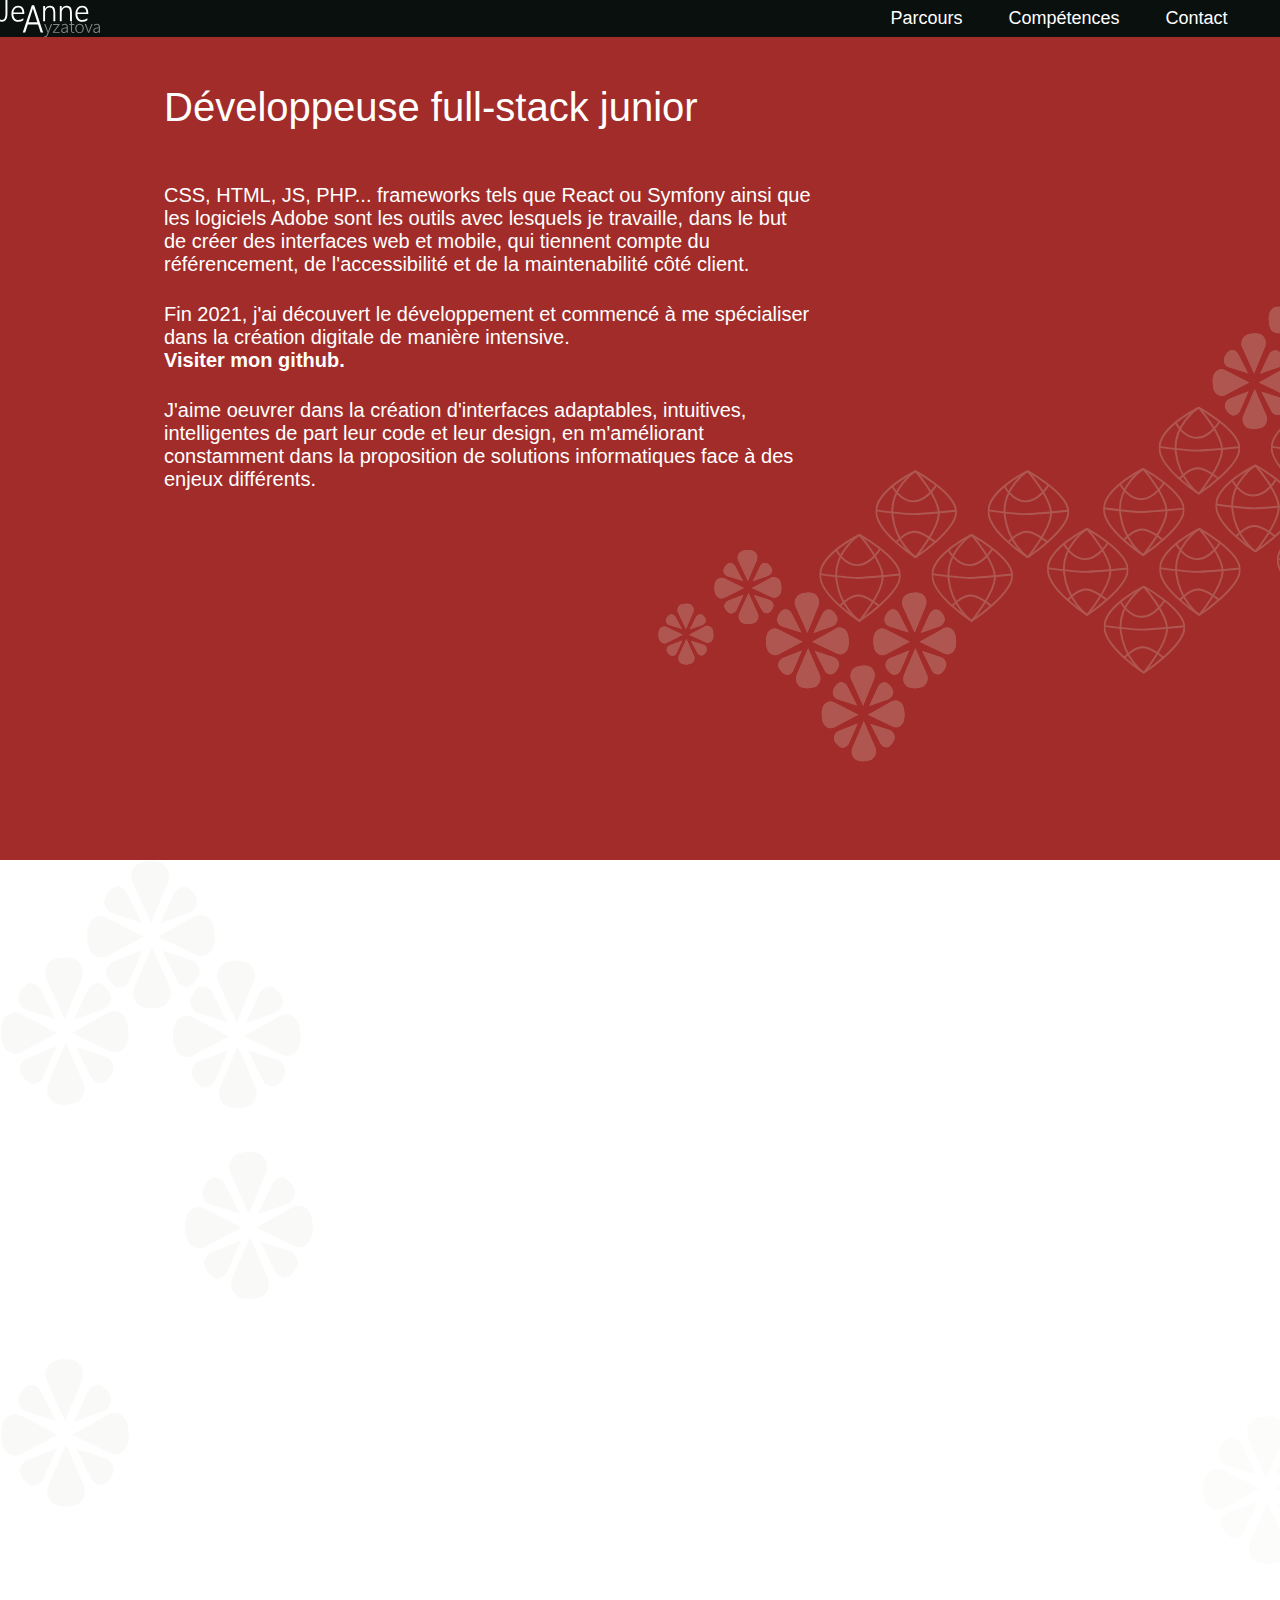
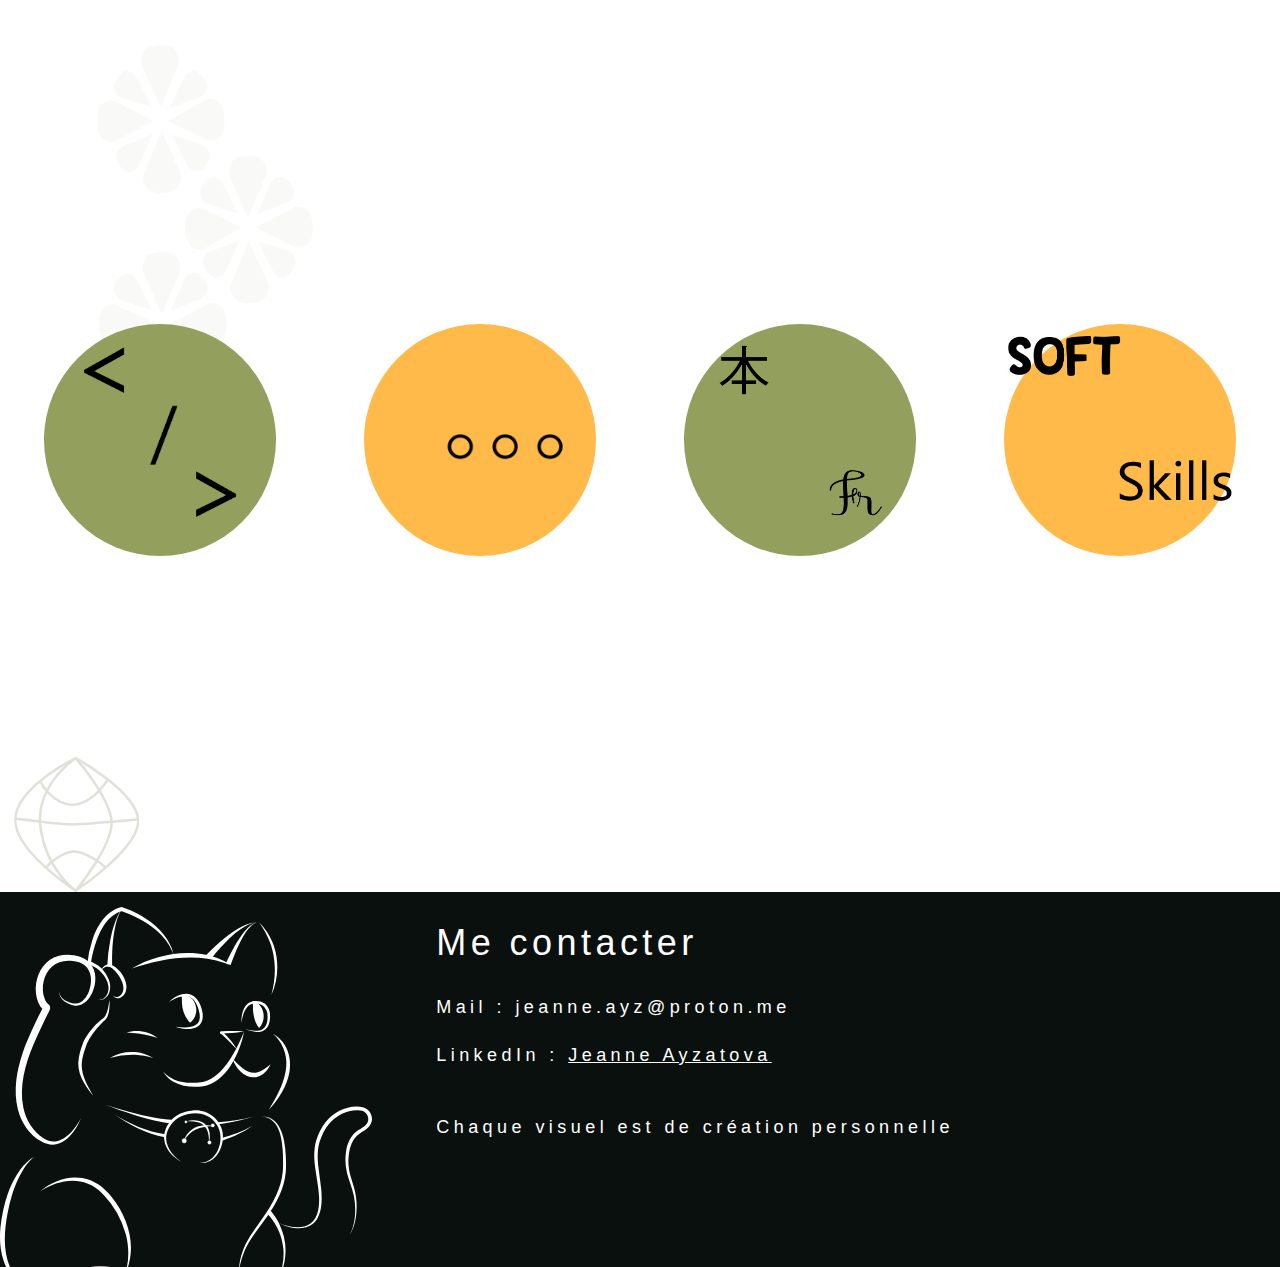
<file: index.html>
<!DOCTYPE html>
<html lang="fr">

<head>
    <meta charset="UTF-8">
    <meta http-equiv="X-UA-Compatible" content="IE=edge">
    <meta name="viewport" content="width=device-width, initial-scale=1.0">
    <link rel="stylesheet" href="multimedia-CV/Chore/stylesCV.css">
    <link rel="icon" type="image/x-icon" href="multimedia-CV/favicon-J.png" width="1000%">
    <title>Jeanne Ayzatova</title>
</head>

<body>
    <header>
        <nav class="navbar">
            <!-- LOGO -->
            <img id="logo" src="multimedia-CV/logo-jeanne.svg" alt="logo-Jeanne-Ayzatova">
            <!-- NAVIGATION MENU -->
            <ul class="nav-links">
                <!-- USING CHECKBOX HACK -->
                <input type="checkbox" id="checkbox_toggle" onclick="rollUp()" />
                <label for="checkbox_toggle" class="hamburger">&#9776;</label>
                <!-- NAVIGATION MENUS -->
                <div class="menu">
                    <li><a href="#part2">Parcours</a></li>
                    <li><a href="#skills">Compétences</a></li>
                    <li><a href="#footer">Contact</a></li>
                    </li>
                </div>
            </ul>
        </nav>
        <section id="part1">
            <h1>Développeuse full-stack junior </h1>
            <p>CSS, HTML, JS, PHP... frameworks tels que React ou Symfony ainsi que les logiciels Adobe sont les outils
                avec lesquels je travaille, dans le but de créer des interfaces web et mobile, qui tiennent compte
                du référencement, de l'accessibilité et de la maintenabilité côté client. </p>
            <p>Fin 2021, j'ai découvert le développement et commencé à me spécialiser dans la création digitale de
                manière intensive.<br><b><a href="https://github.com/JannaAyz" target="_blank" style="user-select: pointer;">Visiter mon github.</a></b></p> 
            <p>J'aime oeuvrer dans la création d'interfaces adaptables, intuitives, intelligentes de part leur code et
                leur design, en m'améliorant constamment dans la proposition de solutions informatiques face à des
                enjeux différents. </p>
        </section>
    </header>
    <!-- fleurs ici -->
    <div id="flowersBckg">
        <section id="part2">
            <div id="book">
                <div id="visible">
                    <h2>Etudes et formations</h2>
                    <h3 class="descriptionCV1 delay1">Développement Web et Mobile, Konexio, Paris</h3>
                    <p class="descriptionCV2 delay2">Novembre 2022 - Présent・4 mois<br>
                        Equivalent BAC+2.<br>
                        Création et intégration front et back end de sites et interfaces
                        statiques et dynamiques. Référencement, accessibilité.
                    </p>
                    <h3 class="descriptionCV3 delay3">Formation Webdesigner, La Manu, Versailles</h3>
                    <p class="descriptionCV4 delay4">Février 2022 - Mai 2022・4 mois<br>
                        Diplôme BAC+2 obtenue obtenu. Stage en entreprise inclus.
                        Conception UX et UI, intégration code et CMS, suite Adobe.</p>
                    <h3 class="descriptionCV5 delay5">Master 2 Etudes Japonaises, Paris Diderot</h3>
                    <p class="descriptionCV6 delay6">2015 - 2020・5 ans<br>
                        Etude de la langue et de la société japonaise. Parcours
                        professionnalisant dont une année d'échange à <em>Tokyo University of
                        Foreign Studies</em> : études linguistiques, sociétales, historiques et
                        cours d'interprétation anglais-japonais.
                    </p>
                    <h3 class="descriptionCV7 delay7">Diplôme des Métiers d'Arts, ENSAAMA, Paris</h3>
                    <p class="descriptionCV8 delay8">2012 - 2015・3 ans<br>
                        Décoration de surfaces option "laque", avec stage d'un mois dans
                        un atelier au Japon, pour apprendre la laque japonaise - <em>urushi</em>.
                    </p>
                </div>
                <div id="visible2">
                    <h2>Expériences professionnelles</h2>
                    <h3 class="descriptionCV1 delay1">Cours de langues et travail dans l'événementiel, Paris</h3>
                    <p class="descriptionCV2 delay2">Juillet 2020 - Février 2022・1 an 8 mois<br>
                        Soutien scolaire en japonais, russe, français pour des particuliers.
                        Interprétation auprès des membres des délégations en anglais et
                        russe, pour l'agence <em>Uliss</em>.
                    </p>
                    <h3 class="descriptionCV3 delay3">Assistante de direction trilingue, Kubota Europe, Argenteuil</h3>
                    <p class="descriptionCV4 delay4">Janvier 2019 - Août 2020 ・7 mois <br>
                        Japonais, Anglais, Français oral et écrit. Assistante du président,
                        communication interne, agenda. Accompagnement administratif
                        des expatriés (80 personnes).
                    </p>
                    <h3 class="descriptionCV5 delay5">Staff dans l'événementiel, Pacific Service & YSC STAFF, Tokyo</h3>
                    <p class="descriptionCV6 delay6">Eté 2019・2,5 mois<br>
                        Vente dans la restauration, préparation d'événements en plein air,
                        services lors de cérémonies, pratique des "coutumes
                        professionnelles" japonaises, adaptation aux cadres variés.</p>
                    <h3 class="descriptionCV7 delay7">Interprète, Maison France-Tatarstan (région russe), Paris</h3>
                    <p class="descriptionCV8 delay8">2015 - 2017・2 ans<br>
                        Organisation d'événements de grande échelle : concerts, voyages,
                        etc. par différentes délégations russes à Paris. Interprétation.</p>
                </div>
                <a href="#flowersBckg" class="turnPageButton">
                    <img src="multimedia-CV/arrowNext.svg" alt="arrow-next" id="next" onclick="nextPageCall()">
                    <img src="multimedia-CV/arrowPrevious.svg" alt="arrow-previous" id="previous"
                        onclick="previousPage()">
                </a>
            </div>
        </section>
        <section id="part3">
            <div id="skills">
                <input class="radioBtns" type="radio" id="cercleI" onchange="changeBackg()">
                <div class="skills_dev_txts">
                    <a class="closeButton" onclick=changeBackgBack()>X</a>
                    <h2 class="yellowUnderline">Informatique</h2>
                    <p><b>Langages : </b>HTML, CSS, JavaScript, PHP, mySQL.<br><br>
                        <b>Bibliothèques : </b>React JS, Symfony, Bootstrap.<br><br>
                        <b>Suite Adobe : </b>Ps, Ai, Xd, Ae, Id.<br><br>
                        <b>Bureautique : </b>MS Office, Google suite.<br><br>
                        <b>CMS : </b>Wordpress.
                    </p>
                </div>
                <label for="cercleI" id="dev">
                    <img class="leftCorner" src="multimedia-CV\open-tag.png" alt="">
                    <img class="middle" src="multimedia-CV\slash.png" alt="" style="width:4%;">
                    <img class="rightCorner" src="multimedia-CV\close-tag.png" alt="">
                    <svg class="cercles" id="cercle1" height="100" width="100">
                        <circle cx="50" cy="50" r="40" stroke-width="0" fill="#939F5C" />
                    </svg>
                </label>
                <input class="radioBtns" type="radio" id="cercleII" onchange="changeBackg()">
                <div class="skills_dev_txts">
                    <a class="closeButton" onclick=changeBackgBack()>X</a>
                    <h2 class="greenUnderline">Projets</h2>
                    <p><b>Logiciel de recherche d'emlpoi : </b>travail en équipe d'apprenti développeurs sur un logiciel
                        accessible aux personnes non familières avec l'informatique, leur permettant de trouver un
                        emploi rapidement.<br>Front-end et maquettage du logiciel. Méthode agile.<br><br>
                        <b>Webdesign mai 2022 : </b>création de maquettes
                        interactives pour le site web d'un architecte
                        paysagiste sur Adobe Xd.
                    </p>
                </div>
                <label for="cercleII" id="exp">
                    <img id="points" class="middle" src="multimedia-CV\points-jp.png" alt="">
                    <svg class="cercles" id="cercle2" height="100" width="100">
                        <circle cx="50" cy="50" r="40" stroke-width="0" fill="#FFBA49" />
                    </svg>
                </label>
                <input class="radioBtns" type="radio" id="cercleIII" onchange="changeBackg()">
                <div class="skills_dev_txts">
                    <a class="closeButton" onclick=changeBackgBack()>X</a>
                    <h2 class="lang yellowUnderline">Langues</h2>
                    <p><b>Français : </b>langue maternelle.<br><br>
                        <b>Russe : </b>langue maternelle.<br><br>
                        <b>Anglais : </b>courant, pratiqué.<br><br>
                        <b>Japonais : </b>niveau professionnel, Master2.<br>
                    </p>
                </div>
                <label for="cercleIII" id="languages">
                    <img class="leftCorner jp_fr_skills" src="multimedia-CV\Jp.png" alt="">
                    <img class="rightCorner jp_fr_skills" src="multimedia-CV\Fr.png" alt="">
                    <svg class="cercles" id="cercle3" height="100" width="100">
                        <circle cx="50" cy="50" r="40" stroke-width="0" fill="#939F5C" />
                    </svg>
                </label>
                <input class="radioBtns" type="radio" id="cercleVI" onchange="changeBackg()">
                <div class="skills_dev_txts">
                    <a class="closeButton" onclick=changeBackgBack()>X</a>
                    <h2 class="skil greenUnderline">Compétences</h2>
                    <p><b>Curiosité : </b>veille technologique, curiosité culturelle et linguistique.<br><br>
                        <b>Rigueur : </b>discipline de la pratique des arts martiaux - ceinture marron de judo, boxe
                        française. Respect des échéances.<br><br>
                        <b>Esprit de synthèse : </b>rédactionnelle et synthétisation des objectifs.<br><br>
                        <b>Fléxibilité : </b>facilité d'adaptation aux nouveaux environnements - expatriation et travail au Japon.<br><br>
                        <b>Autonomie et travail en groupe : </b>apprentissage en autodidacte, partage des connaissances et esprit d'équipe.
                    </p>
                </div>
                <label for="cercleVI" id="softSk">
                    <img class="leftCorner jp_fr_skills bigger" src="multimedia-CV\soft.png" alt="">
                    <img class="rightCorner jp_fr_skills bigger" src="multimedia-CV\skills.png" alt="">
                    <svg class="cercles" id="cercle4" height="100" width="100">
                        <circle cx="50" cy="50" r="40" stroke-width="0" fill="#FFBA49" />
                    </svg>
                </label>
            </div>
    </div>
    </section>
    <footer id="footer">
        <img id="maneki_neko" src="multimedia-CV\manekiNeko-white.svg" alt="cat-picture-maneki-neko">
        <div id="txt_footer">
            <h4>Me contacter</h4><br>
            <p><span class="bolder">Mail : </span>jeanne.ayz@proton.me</p>
            <p><span class="bolder">LinkedIn : </span><a href="https://www.linkedin.com/in/jeanne-a-2bbba5198/"
                    target="_blank">Jeanne Ayzatova</a></p>
            <p id="noteThat">Chaque visuel est de création personnelle</p>
        </div>
    </footer>

    <script>
        //ON SCROLL
        const SMALLSCR = window.matchMedia("(max-width: 615px)");
        window.addEventListener("scroll", function () {
            const BOOK = document.querySelector("#book");
            if (window.scrollY >= 350) {
                BOOK.style = "opacity:1;transition: opacity 250ms ease-in-out;"
            }
            if (SMALLSCR.matches) {
                const NEKO = document.querySelector("#maneki_neko");
                const TXTFOO = document.querySelector("#txt_footer");
                const FOO = document.querySelector("#footer");
                NEKO.classList.toggle("toBottom", window.scrollY >= 1770);
                TXTFOO.classList.toggle("toLeft", window.scrollY >= 1770);
                FOO.classList.toggle("moreHeight", window.scrollY >= 1900);
            }
        })
        //General functions
        function hide(elmnt) {
            elmnt.style = "display:none;";
        }
        function show(elmnt) {
            elmnt.style.cssText = "display:block;";
        }
        function scrollDown(elmnt) {
            elmnt.className += "scdown";
        }
        function turnPage(elmnt) {
            elmnt.className += "turn";
        }
        function noClass() {
            aca.removeAttribute('class');
            pro.removeAttribute('class');
        }
        //Select DOM elements
        let btnNext = document.getElementById('next'),
            btnPrev = document.getElementById('previous'),
            aca = document.getElementById('visible'),
            pro = document.getElementById('visible2');

        //General function. Texts animated to switch between them
        function nextPage(firstPage, nxtPage, btnNxt, btnBack) {
            turnPage(firstPage);
            setTimeout(() => {
                setTimeout(hide(firstPage), 200);
                setTimeout(scrollDown(nxtPage), 10);
                setTimeout(show(nxtPage), 1800);
            }, 2000);
            hide(btnNxt);
            show(btnBack);
        }
        //Call the text animation, from the first to the second one
        function nextPageCall() {
            noClass();
            setTimeout(() => {
                nextPage(aca, pro, btnNext, btnPrev);
            }, 10);
        }
        //Call the text animation, from the second to the first one
        function previousPage() {
            noClass();
            setTimeout(nextPage(pro, aca, btnPrev, btnNext), 10);
        }
      
        //ANIMATE CERCLES
        let skillsPart = document.querySelector("#skills"),
            part2 = document.querySelector("#part2"),
            part1 = document.querySelector("#part1"),
            labelImgs = document.querySelectorAll('#skills  label > img'),
            navBar = document.querySelector("body > header > nav"),
            labelsToErase = document.querySelectorAll('#skills.blurry  label > img');
        function changeBackg() {

            checkedElement = document.querySelector('#skills :checked');
            function coche(callback) {
                checkedElement.checked = true;
                setTimeout(callback(), 510);
                console.log('hello');
            }
            function scrollToSkills() {
                document.querySelector("#skills").scrollIntoView({ behavior: 'auto' });
            }
            coche(scrollToSkills);

            setTimeout(() => {
                hide(navBar);
                hide(labelImgs);
                document.querySelector("#skills").classList.add('blurry');
                part2.style = 'z-index:-1;opacity: .05';
                coche()
            }, 520);
            setTimeout(() => {
                window.addEventListener('scroll', () => {
                    const { scrollTop, clientHeight } = document.documentElement;
                    if (scrollTop <= 2350) { //1380 1850
                        changeBackgBack();
                    }
                })
            }, 1500);
        }
        function changeBackgBack() {
            part2.style = 'opacity:1';
            skillsPart.classList.remove('blurry');
            checkedElement.checked = false;
            navBar.style = "background-color: #0A100D";
        }
        // NAVBAR
        scrollTop = document.documentElement.scrollTop;
        let hamburger = document.querySelector("#checkbox_toggle");
        function rollUp() {
            if (hamburger.checked == true) {
                window.addEventListener('scroll', () => {
                    if (scrollTop += 1) {
                        hamburger.checked = false;
                    }
                });
                console.log('checked nav');
            }
        }
    </script>
</body>

</html>
</file>
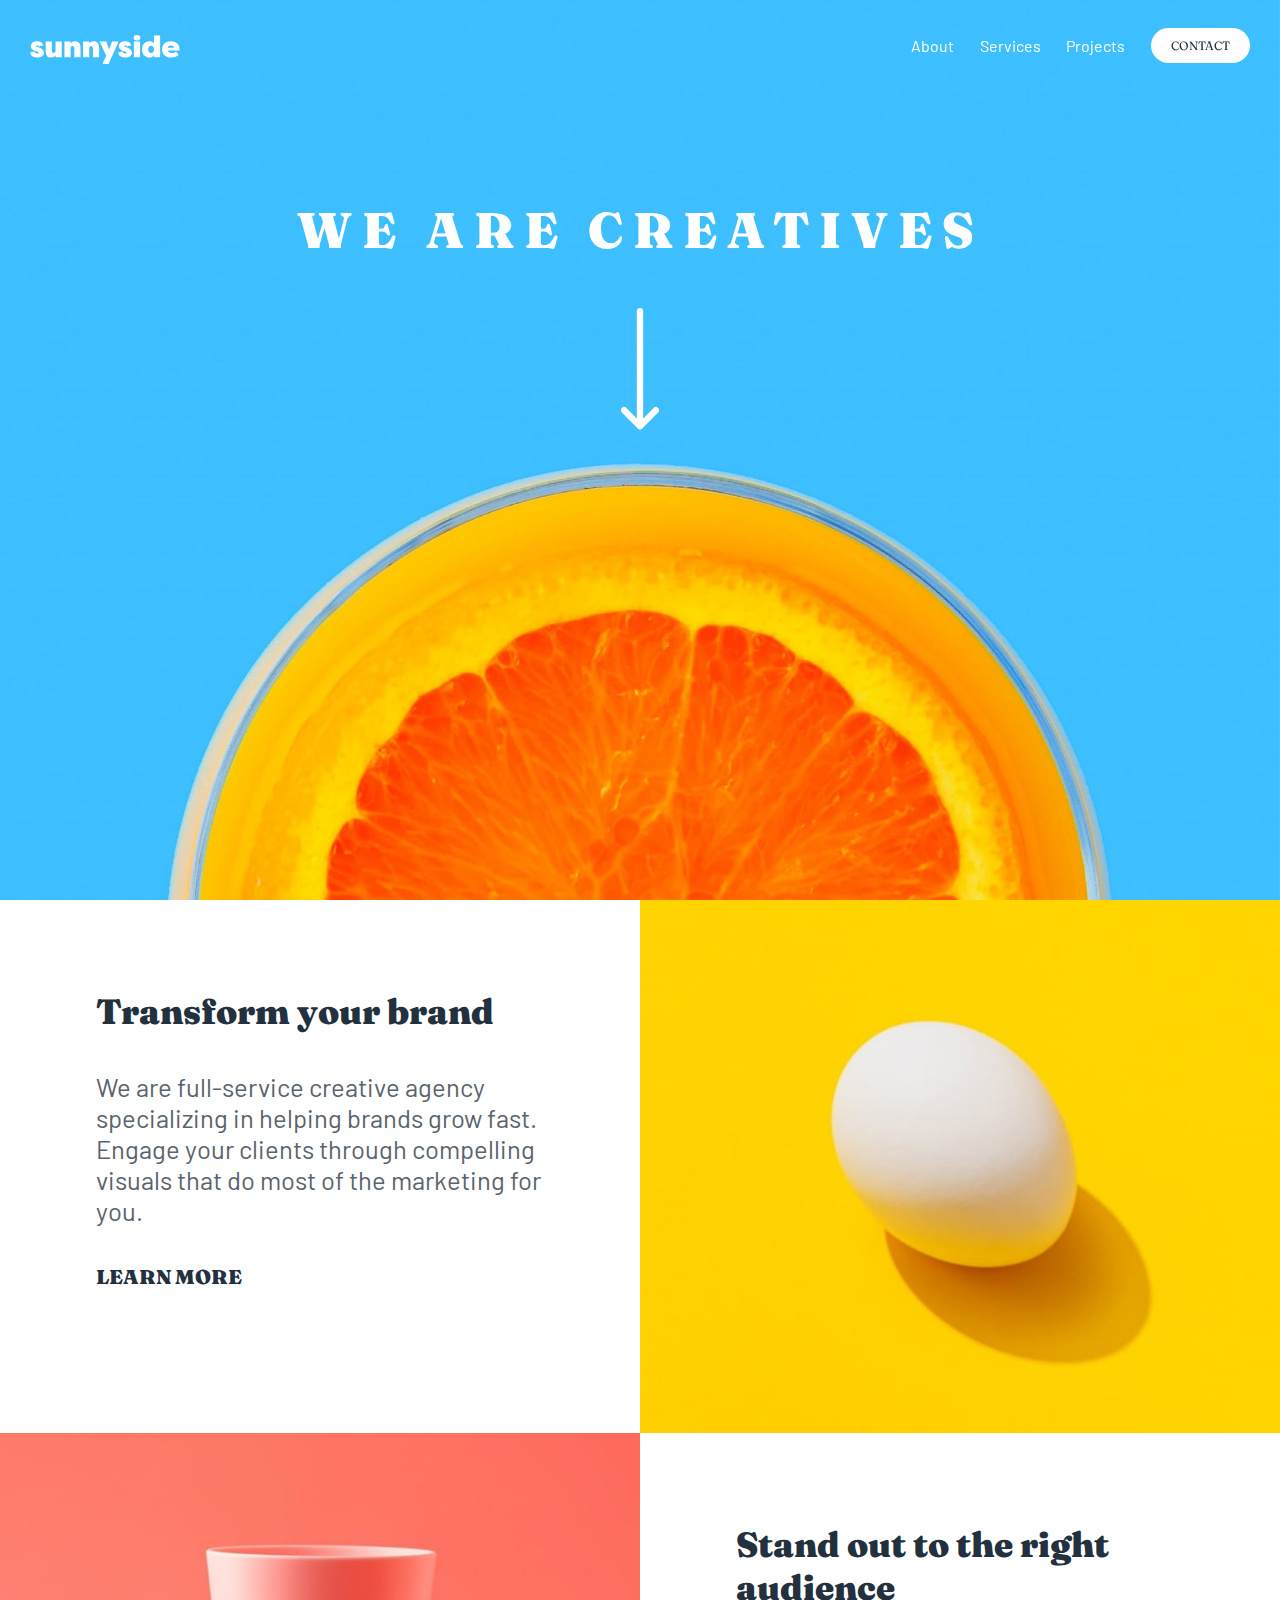
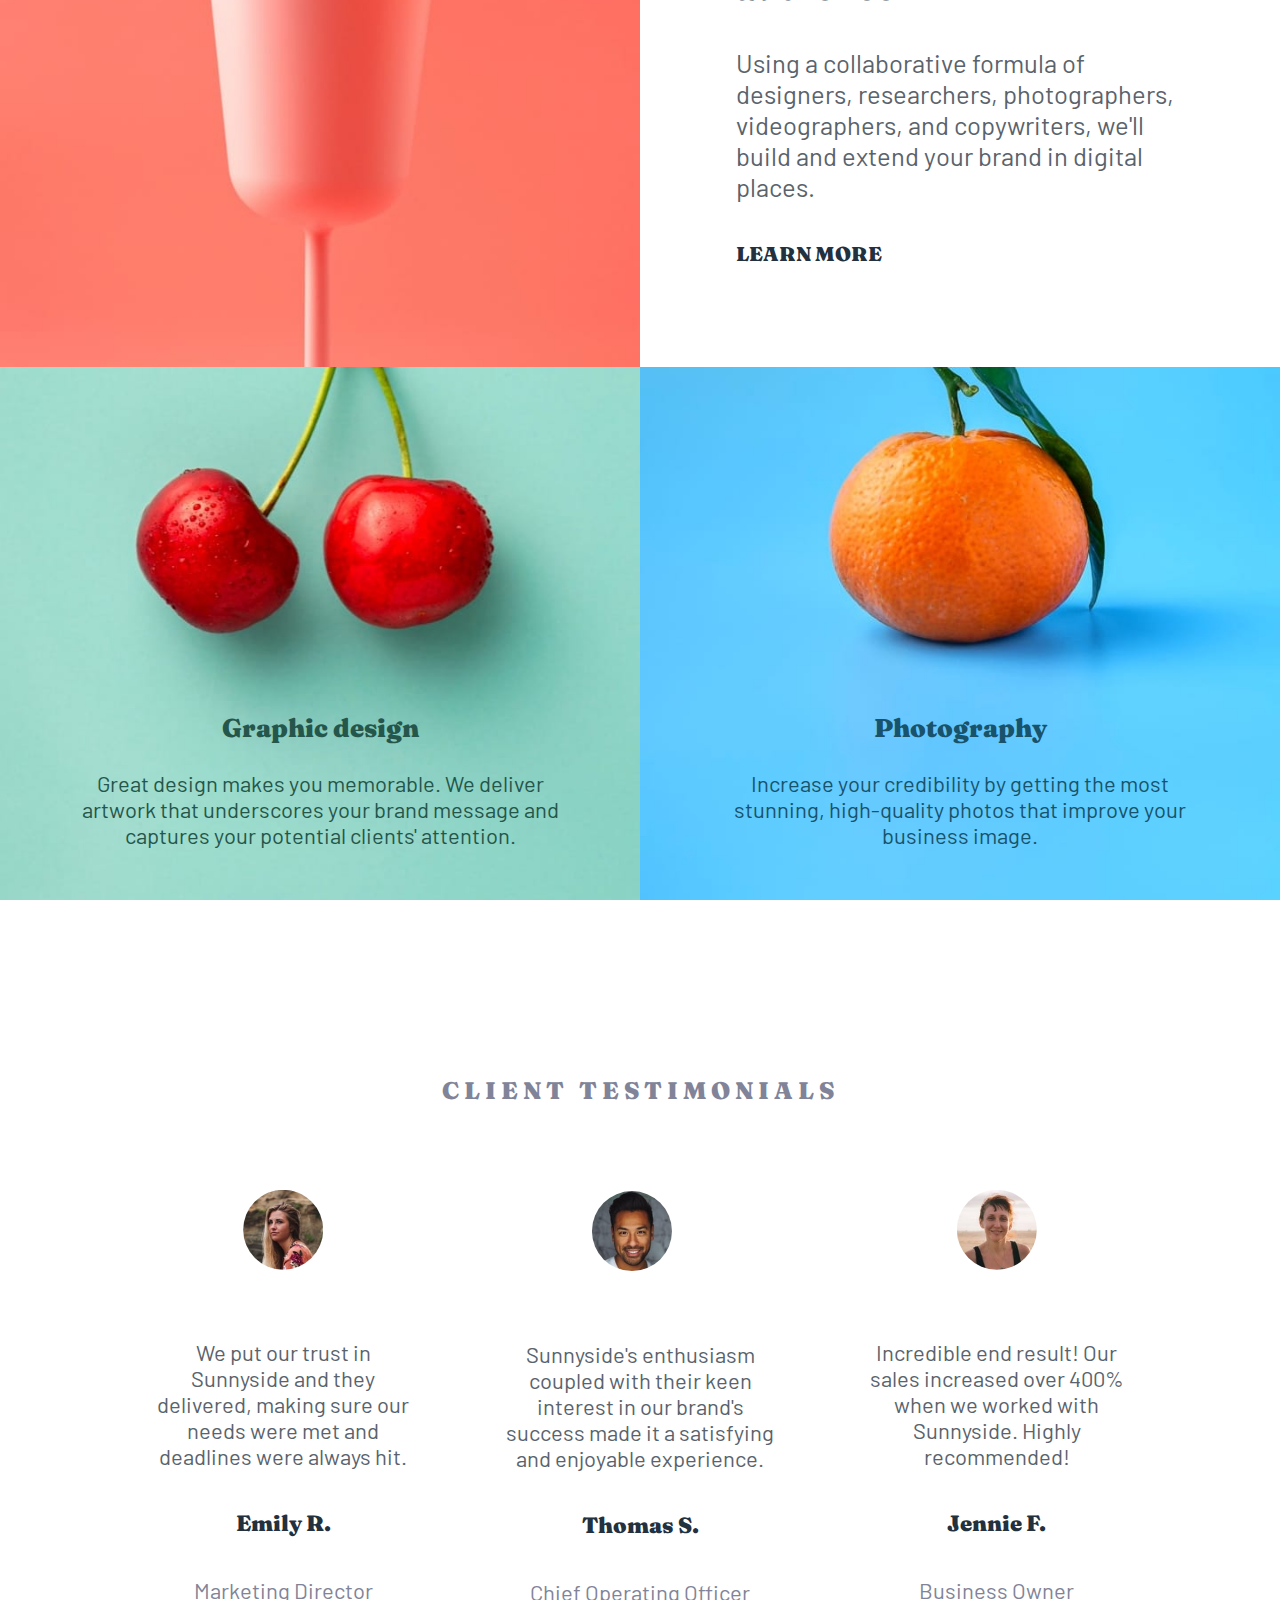
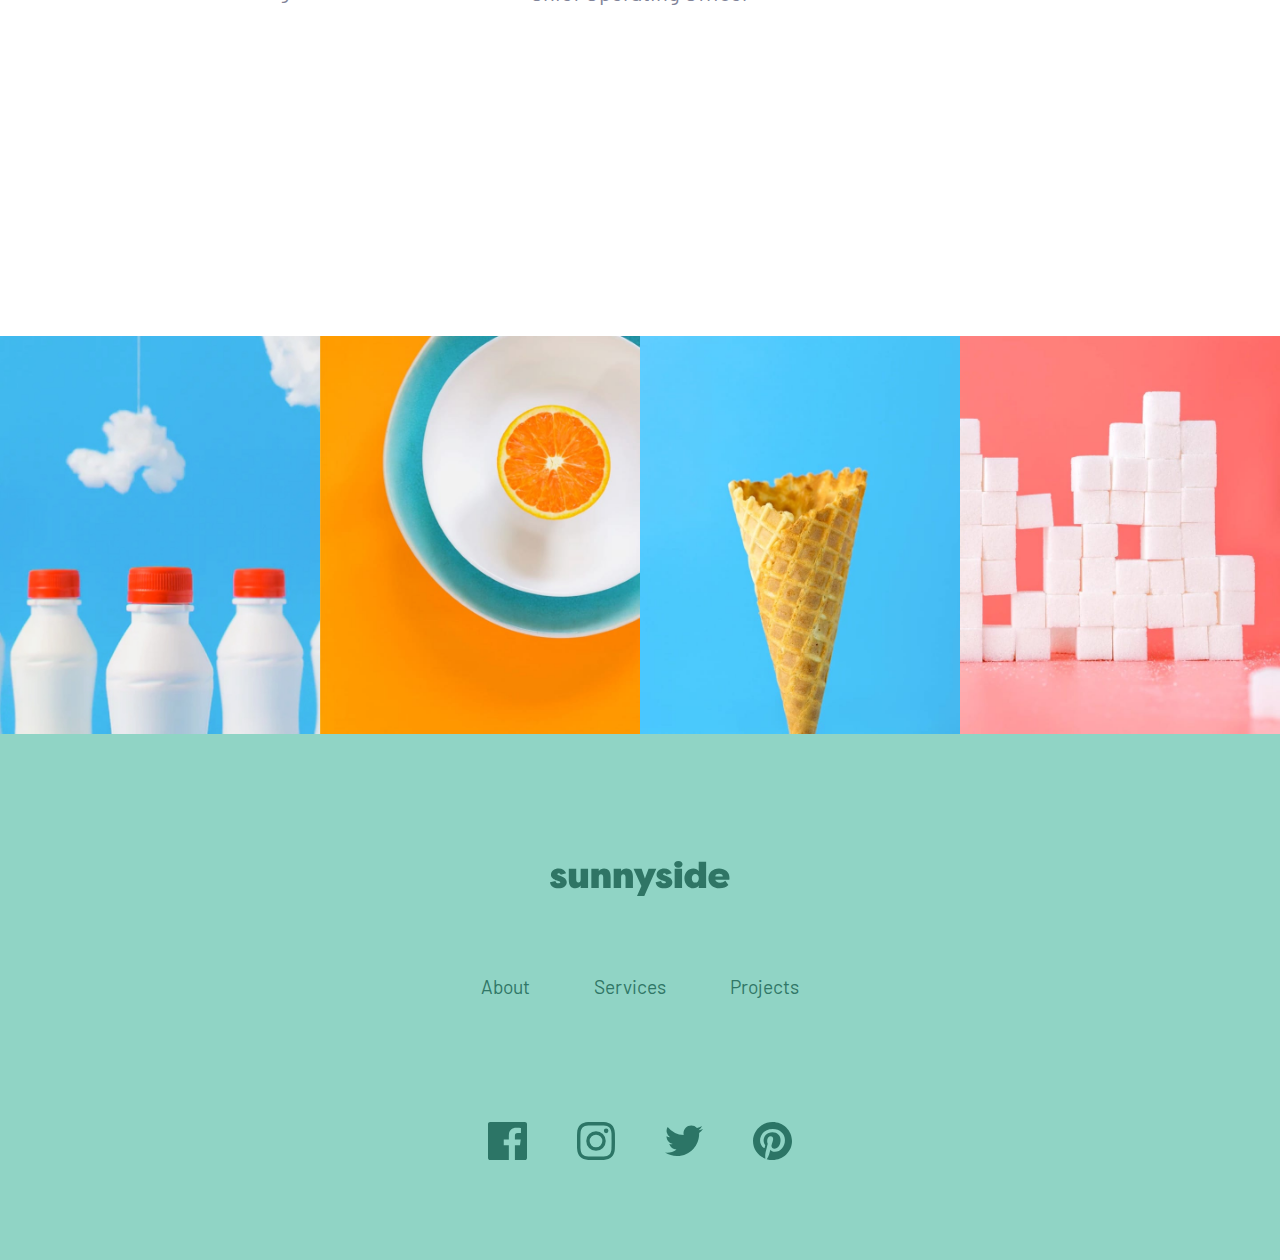
<file: sunnySide.html>
<!DOCTYPE html>
<html lang="en">

<head>
    <meta charset="UTF-8">
    <meta http-equiv="X-UA-Compatible" content="IE=edge">
    <meta name="viewport" content="width=device-width, initial-scale=1.0">
    <link rel="stylesheet" href="Multimedia\Chore\sunnyStyles.css">
    <link
        href="https://fonts.googleapis.com/css2?family=Barlow:wght@600&family=Fraunces:opsz,wght@9..144,700;9..144,900&display=swap"
        rel="stylesheet">
    <link href="https://fonts.googleapis.com/css2?family=Barlow:wght@600&display=swap" rel="stylesheet">
    <title>SunnySide-Jeanne</title>
    <link rel="icon" type="image/x-icon" href="Multimedia\clementine-icon.png">
</head>

<body>
    <section aria-labelledby="we are creatives" id="firstPart">
        <header>
            <nav>
                <img id="logo" src="Multimedia\logo.svg" alt="logo-sunnyside">
                <input type="checkbox" name="check" id="check" style="display: none;">
                <label for="check"><svg id="hamburger" width="24" height="18" xmlns="http://www.w3.org/2000/svg"><path d="M24 16v2H0v-2h24zm0-8v2H0V8h24zm0-8v2H0V0h24z" fill="#FFF" fill-rule="evenodd"/></svg></label>
                <div id="responsiveMenu">
                    <svg id="menu-bckg" fill="white" height ="100px" width="100px"
                        stroke-width="3" style="overflow-x: hidden;">
                        <path d="M0 10 L0 110 L100 110 L100 0 L90 10 Z" />
                    </svg>
                    <ul id="menu">
                        <li><a href="">About</a></li>
                        <li><a href="">Services</a></li>
                        <li><a href="">Projects</a></li>
                        <li><button id="cont">Contact</button></li>
                    </ul>
                </div>    
            </nav>
            <div id="centered">
                <h1>we are creatives</h1>
                <img id="arrow_down" src="Multimedia\icon-arrow-down.svg" alt="arrow-down">
            </div>
        </header>
    </section>


    <section aria-labelledby="transform your brand" id="secondPart">
        <div class="text_corner">
            <h2>Transform your brand</h2>
            <p>We are full-service creative agency specializing in helping brands grow fast. Engage your clients through
                compelling visuals that do most of the marketing for you.
            </p>
            <a class="stylish">Learn more</a>
        </div>
        <div class="img_wrapper">
            <img class="pc" src="Multimedia\desktop\image-transform.jpg" alt="yellow-egg">
            <img class="mobile" src="Multimedia\mobile\image-transform.jpg" alt="yellow-egg">
        </div>
    </section>


    <section aria-labelledby="stand out to the right audience" id="thirdPart">
        <div class="img_wrapper">
            <img class="pc" src="Multimedia\desktop\image-stand-out.jpg" alt="pink-wine-glass">
            <img class="mobile" src="Multimedia\mobile\image-stand-out.jpg" alt="pink-wine-glass">
        </div>
        <div class="text_corner">
            <h2>Stand out to the right audience</h2>
            <p>Using a collaborative formula of designers, researchers, photographers, videographers, and copywriters,
                we'll build and extend your brand in digital places.</p>
            <a href="" class="styli">Learn more</a>
        </div>
    </section>


    <section aria-labelledby="graphic design and photography" id="fourthPart">
        <img class="pc" src="Multimedia\desktop\image-graphic-design.jpg" alt="cherries">
        <img class="mobile" src="Multimedia\mobile\image-graphic-design.jpg" alt="cherries">
        <div id="bckg_cherries" class="floatingText">
            <h3>Graphic design</h3>
            <p>Great design makes you memorable. We deliver artwork that underscores your brand message and captures
                your potential clients' attention.</p>
        </div>
        <img class="pc" src="Multimedia\desktop\image-photography.jpg" alt="clementine">
        <img class="mobile" src="Multimedia\mobile\image-photography.jpg" alt="clementine">
        <div id="bckg_clementine" class="floatingText">
            <h3>Photography</h3>
            <p>Increase your credibility by getting the most stunning, high-quality photos that improve your business
                image.</p>
        </div>
    </section>


    <section aria-labelledby="client testimonials" id="fifthPart">
        <h2>Client testimonials</h2>
        <div id="clientsWrapper">
            <div class="clients">
                <img class="portrait" src="Multimedia\image-emily.jpg" alt="photo-Emily">
                <p class="comment">We put our trust in Sunnyside and they delivered, making sure our needs were met and deadlines were always hit.</p>
                <p class="clientName">Emily R.</p>
                <p class="clientOccup">Marketing Director</p>
            </div>
            <div class="clients">
                <img class="portrait" src="Multimedia\image-thomas.jpg" alt="photo-Thomas">
                <p class="comment">Sunnyside's enthusiasm coupled with their keen interest in our brand's success made it a satisfying and enjoyable experience.</p>
                <p class="clientName">Thomas S.</p>
                <p class="clientOccup">Chief Operating Officer</p>
            </div>
            <div class="clients">
                <img class="portrait" src="Multimedia\image-jennie.jpg" alt="photo-Jennie">
                <p class="comment">Incredible end result! Our sales increased over 400% when we worked with Sunnyside. Highly recommended!</p>
                <p class="clientName">Jennie F.</p>
                <p class="clientOccup">Business Owner</p>
            </div>
        </div>
    </section>


    <div id="photoes">
        <img class="pc" src="Multimedia\desktop\image-gallery-milkbottles.jpg" alt="milk-bottles-and-clouds">
        <img class="mobile" src="Multimedia\mobile\image-gallery-milkbottles.jpg" alt="milk-bottles-and-clouds">
        <img class="pc" src="Multimedia\desktop\image-gallery-orange.jpg" alt="orange-in-a-plate">
        <img class="mobile" src="Multimedia\mobile\image-gallery-orange.jpg" alt="orange-in-a-plate">
        <img class="pc" src="Multimedia\desktop\image-gallery-cone.jpg" alt="ice-cream-cone">
        <img class="mobile" src="Multimedia\mobile\image-gallery-cone.jpg" alt="ice-cream-cone">
        <img class="pc" src="Multimedia\desktop\image-gallery-sugarcubes.jpg" alt="cubic-sugar-wall">
        <img class="mobile" src="Multimedia\mobile\image-gallery-sugar-cubes.jpg" alt="cubic-sugar-wall">
    </div>

    <footer>
        <div id="other">
            <p><img id="logo" src="Multimedia\logo.svg" alt="logo-sunnyside" fill='white'></p>
            <div id="links">
                <a href="">About</a>
                <a href="">Services</a>
                <a href="">Projects</a>
            </div>
        </div>
        <div id="socialMedia">
            <img src="Multimedia\icon-facebook.svg" alt="facebook-icon">
            <img src="Multimedia\icon-instagram.svg" alt="instagram-icon">
            <img src="Multimedia\icon-twitter.svg" alt="twitter-icon">
            <img src="Multimedia\icon-pinterest.svg" alt="pinterest-icon">
        </div>
    </footer>
</body>

</html>
</file>
<file: multimedia-CV/Chore/stylesCV.css>
:root {
    --yellow :#FFBA49;
    --green:#939F5C;
}
*{
    padding: 0;
    margin: 0;
    font-family: 'Segoe UI', Tahoma, Geneva, Verdana, sans-serif;
    scroll-behavior: smooth;
    max-width: 100vw;
}
body:not(.navbar) {
    flex-grow: 1;
    max-width: 100vw;
    overflow-x: hidden;
}
#part1, #part2, #skills, footer, #flowersBckg, #flowersBckg::before {
    overflow-x: hidden;
    max-width: 100vw;
}
/* .nav-links*/ a { 
    color: #fff;
    text-decoration: none;
}
li {
    list-style: none;
}
    /* NAVBAR STYLING STARTS */
.navbar {
    display: flex;
    align-items: center;
    justify-content:space-between;
    background-color: #0A100D;
    color: white;
    width: min(100vw, 100vw);
    position: fixed;
    z-index: 20;  
    overflow-x: visible;
}
    /* LOGO */
#logo {
    width: clamp(100px, 10vh, 110px);
}
/* NAVBAR MENU */
.menu {
    display: flex;
    gap: 1em;
    font-size: 18px;
    padding-right: 3vw;
    box-sizing: border-box;
}
.menu li:hover a {
    color: rgb(206, 205, 205);
    transition: 0.3s ease;
}
.menu li {
    padding: 5px 14px;
}
    /* DROPDOWN MENU */
.projects {
    position: relative; 
    user-select: none;
}
.dropdown {
    background-color: #0A100D;
    padding: 0;
    padding-top: 1em;
    margin: 0;
    position: absolute; /*WITH RESPECT TO PARENT*/
    display: none;
    top: 37px;
    right: -23%;
}
.dropdown li:nth-child(3) {
    padding-bottom: 1em;
}
.dropdown li {
    padding: 1em 1em;
    width: 8em;
    text-align: center;
    margin: 0;
}
.dropdown li:focus-within {
    background-color: rgba(255, 255, 255, 0.288);
}
.projects:hover .dropdown {
    display: block;
    color: rgb(206, 205, 205);
    transition: 0.3s ease;
}
/*RESPONSIVE NAVBAR MENU STARTS*/

    /* CHECKBOX HACK */
input[type=checkbox]{
    display: none;
}    
    /*HAMBURGER MENU*/
.hamburger {
    display: none;
    font-size: min(30px,10vw);
    margin-right: 5vw;
    user-select: none;
}
.bold {
    font-weight:600;
    cursor: pointer; 
}
#part1,
#part2 {
    position: relative;
    padding: clamp(30px, 10vw, 100px);
    max-width: 100vw;
    padding-top: min(85px, clamp(85px, 10vh, 100px));
    overflow-x: hidden;
    overflow-y: hidden;
}
#part1 {
    background-color: #A22C29;
    height: clamp(500px, 75vh, 1000px);
    color: white;
    position: relative;
    z-index: 1;
    max-width: 100vw;
}

#part1::before {
    background: url('jp-web-pattern.svg');
    opacity: .25;
    width: clamp(200px, 70vw, 750px);
    height: 200vh;
    top: max(10px, 30vh);
    right: min(7%, 10vw);
    right:-10%;
}
#flowersBckg {
    position: relative;
    min-width: 100vw;
}
#flowersBckg::before {
    z-index: -10;
    background: url('jp-web-pattern2.svg');
    min-width: 250vw;
    height: 100%;
    overflow-y: hidden ;
    opacity: .7;
}

#part1::before,
#flowersBckg::before {
    content: '';
    position: absolute;
    background-repeat: no-repeat;
    overflow: hidden;
}
p:not(p.leftCorner, p.rightCorner) {
    width: clamp(50ch, 60%, 70ch);
    font-weight: 400;
    font-size: clamp(14px, 2vw, 18px);
    margin-bottom: max(10px, 3vh);
}
#part1 p {
    font-size: clamp(15px, 3vw, 20px);
    margin-left: 0;
    max-width: min(800px,70vw);
    box-sizing: border-box;
    transform-style: inherit;  
}
#part1 p, h1 {
    animation: appear 1s;
}
h2, h3 {
    width: 75ch;
}
h1 {
    font-size: clamp(24px, 5vw, 40px);
    font-weight: 500;
    margin-left: 0;
    margin-bottom: max(35px, 6vh);
    max-width: 70vw;
}

h2 {
    font-size: clamp(22px, 5vw, 40px);
    margin-bottom: max(35px, 6vh);
    margin-top: min(30px, 1vh);
}

h3 {
    font-size: clamp(14px, 3vw, 22px);
    margin-bottom: 5px;
    margin-top: 0;
}

#book {
    color: black;
    display: flex;
    flex-direction: column;
    width: 100vw;
    margin: min(10px, 2vw) auto;
    opacity: 0;
}

#visible>*,
#visible2>* {
    max-width: 80vw;
}

#previous,
#visible2 {
    display: none;
}

#visible,
#visible2 {
    position: relative;
    z-index: 2;
    overflow: hidden;
}
.turnPageButton {
    margin-left: 60vw; 
    margin-right: 0;
    padding-right: 0;
    margin-top: 5vh;
    z-index: 11;
    padding-bottom: 40px;
    width:40px;
}

.turnPageButton>img {
    width: clamp(20px, 5vw, 50px);
    cursor: pointer;
}

/* CERCLES WITH TEXT */
#skills {
    position: relative;
    z-index: 10;
}

#skills,
#skills.blurry {
    position: relative;
    display: flex;
    justify-content: space-around;
    align-items: center;
    height: 100vh;
    transition: 0.1s ease-out;
    overflow-y: hidden;
    margin:-30vh auto 0;
    padding-top: -10vh;
}

#skills>label {
    overflow: visible;
    margin: 20px;
    position: relative;
}

#skills.blurry {
    position: relative;
    background-color: #f5e8e9be;
    height: 110vh;
    z-index: 30;
    padding-top: -30vh;
}

#skills.blurry>label {
    filter: blur(5px);
    -webkit-filter: blur(5px);
    -webkit-user-select: none;
    -moz-user-select: none;
    -ms-user-select: none;
    user-select: none;
    pointer-events: none;
}
#skills.blurry > label img {
    opacity: 0;
    transition: opacity 1.7s ;
}
.cercles {
    scale: 3;
    cursor: pointer;
    position: relative;
    padding: 0;
    margin: max(30px, 7vw);
    z-index: 11;
}

[type=radio] {
    display: none;
}

#cercleI:checked~#dev #cercle1,
#cercleII:checked~#exp #cercle2,
#cercleIII:checked~#languages #cercle3,
#cercleVI:checked~#softSk #cercle4 {
    transition: all 400ms ease-in-out;
    scale: 9;
    z-index: 15;
    margin: 7vw;
}
/*.radioBtns~*/.skills_dev_txts,
p.skills_dev_txts {
    padding: 30px;
    padding-bottom: 40px;
    background-color: white;
    border-radius: 5px;
    display: none;
    position: absolute;
    z-index: 15;
    max-width: 65ch;
    top:15%;
    box-sizing: border-box;
    overflow: visible;
}
#skills > div:nth-child(11) {
    top:5%;
}
#skills > div:nth-child(8) {
    max-width: 50ch;
}

div.skills_dev_txts>p {
    font-size: clamp(14px, 3vw, 20px);
    margin: 7px 0 15px;
    max-width: 46ch;
}
div.skills_dev_txts>h2 {
    text-align: left;
    margin-right: 10px;
    margin: 0;
    padding-bottom: 33px;
    margin-top: -5px;
    position: relative;
    z-index: 15;
} 
.yellowUnderline::before, .greenUnderline::before {
    position: absolute;
    content: '';
    height:3px;
    width: 9ch;
    display: block;
    left:1%;
    top:60%;
    z-index: -1;
}
.greenUnderline::before {
    background-color:var(--green);
    width: 4ch;
}
.yellowUnderline::before {
    background-color:var(--yellow);
    left:0.5;
}
.lang.yellowUnderline::before {
    width: 5.5ch;
}
.skil.greenUnderline::before {
    width:10ch;
}
.closeButton {
    color: black;
    margin-left: 95%;
    font-size: min(35px, 10vw);
    user-select: none;
    cursor: pointer;
    z-index: 17;
    position: absolute;
    right:30px;
    top:15px;
}
.radioBtns:checked+.skills_dev_txts {
    -webkit-animation: appear 0.9s;
    animation: appear 0.9s;
    display: block;
}

#skills img {
    position: absolute;
    width: clamp(30px,15vw,60px);
    padding:2vw;
    padding-top: -6vh;
    z-index: 30;
    cursor: pointer;
}

#skills img.leftCorner {
    top:-50%;
    right:50%;
}
#skills img.rightCorner {
    top:50%;
    left:50%;
}
img.leftCorner,
img.rightCorner,
.leftCorner.jp_fr_skills,
.rightCorner.jp_fr_skills,
.leftCorner.bigger,
.rightCorner.bigger,
#points{
    transition: transform 0.2s ease-out;
    user-select: none;
}
.middle {
    scale:8;
    top:20%;
    left:30%;
    left:clamp(5vws,37%,10px);
}
#points {
    scale: 2;
    top:25%;
    left:25%;
}
.radioBtns:checked+label .leftCorner {
    transition: transform 0.2s ease-out 150ms;
    transform: translate(-80%,-60%) scale(2);
    opacity: 0;
    transition: opacity 1.7s ;
    /* animation: blowLeftLabel 0.5s eaus-out 1500ms; */
}
.radioBtns:checked+label .rightCorner {
    transition: transform 0.2s ease-out 150ms;
    transform : scale(2) translate(70%,60%);
    opacity: 0;
    transition: opacity 1.7s ;
    /* animation: blowRightLabel 0.5s eaus-out 1500ms; */
}
.radioBtns:checked+label img.middle {
    transition: transform 0.001s ease-out 50ms;
    transform: scale(0);
}

.leftCorner.jp_fr_skills {
    /* transform: translate(40%, 60%); */
    scale: 1;
}
.rightCorner.jp_fr_skills {
    /* transform: translate(140%, 150%); */
    scale: 1;
}
.leftCorner.bigger {
    /* transform: translate(35%, 130%); */
    scale: 2;
}
.rightCorner.bigger {
    /* transform: translate(125%, 280%); */
    scale: 2;
}
footer {
    background-color: #0A100D;
    height: clamp(250px, 40vh, 380px);
    padding-top: 15px;
    align-items: stretch;
    overflow: hidden;
    display: flex;
    gap: 5vw;
}
footer a{
    text-decoration: underline;
}
#txt_footer {
    color: white;
    letter-spacing: 0.5ch;  

}
#txt_footer > p {
    font-size: max(18px,1vw);
}
#maneki_neko {
    height: clamp(250px,32vw, 690px);
}
h4 {
    font-size: max(36px,2vw);
    font-weight: 500;
    margin:15px auto;
}
.bolder {
    font-weight: 500;
}
#noteThat {
    margin-top: max(50px,4vw);
    width:max(290px,55vw);
    font-size: 13px;
}
/* ANIMATIONS */
@keyframes leftHover {
    100% {
        top:-60%;
        right:75%;
    }
}
@-webkit-keyframes appear {
    0% {
        opacity: 0;
        display: none;
    }

    80% {
        opacity: 0;
        display: none;
    }

    100% {
        opacity: 1;
        display: block;
    }
}

@keyframes appear {
    0% {
        opacity: 0;
        display: none;
    }

    80% {
        opacity: 0;
        display: none;
    }

    100% {
        opacity: 1;
        display: block;
    }
}

.turn h2 {
    -webkit-animation: turnPage 2.5s ease-in-out;
    animation: turnPage 2.5s ease-in-out;
}

.turn .delay1 {
    -webkit-animation: turnPage 2.5s ease-in-out 250ms;
    animation: turnPage 2.5s ease-in-out 250ms;
}

.turn .delay2 {
    -webkit-animation: turnPage 2.5s ease-in-out 333ms;
    animation: turnPage 2.5s ease-in-out 333ms;
}

.turn .delay3 {
    -webkit-animation: turnPage 2.5s ease-in-out 375ms;
    animation: turnPage 2.5s ease-in-out 374ms;
}

.turn .delay4 {
    -webkit-animation: turnPage 2.5s ease-in-out 499ms;
    animation: turnPage 2.5s ease-in-out 499ms;
}

.turn .delay5 {
    -webkit-animation: turnPage 2.5s ease-in-out 624ms;
    animation: turnPage 2.5s ease-in-out 624ms;
}

.turn .delay6 {
    -webkit-animation: turnPage 2.5s ease-in-out 749ms;
    animation: turnPage 2.5s ease-in-out 749ms;
}
.turn .delay7 {
    -webkit-animation: turnPage 2.5s ease-in-out 874ms;
    animation: turnPage 2.5s ease-in-out 874ms;
}
.turn .delay8 {
    -webkit-animation: turnPage 2.5s ease-in-out 999ms;
    animation: turnPage 2.5s ease-in-out 999ms;
} 

@-webkit-keyframes turnPage {
    0% {
        transform: perspective(1000px) rotate3d(0, 0, 0, 0deg);
        transform-origin: bottom left 5px;
    }

    30% {
        transform: perspective(1000px) rotate3d(0, 3, 0, -90deg);
        transform-origin: bottom left 5px;
        opacity: 0;
    }

    100% {
        opacity: 0%;
    }
}

@keyframes turnPage {
    0% {
        transform: perspective(1000px) rotate3d(0, 0, 0, 0deg);
        transform-origin: bottom left 5px;
    }

    30% {
        transform: perspective(1000px) rotate3d(0, 3, 0, -90deg);
        transform-origin: bottom left 5px;
        opacity: 0;
    }

    100% {
        opacity: 0%;
    }
}

@-webkit-keyframes scrollDown {
    0% {
        opacity: 0;
        transform: translateY(-100%);
    }

    80% {
        opacity: 0.8;
    }

    100% {
        opacity: 1;
    }
}

@keyframes scrollDown {
    0% {
        opacity: 0;
        transform: translateY(-100%);
    }

    80% {
        opacity: 0.8;
    }

    100% {
        opacity: 1;
        /* transform: translateY(0%); */
    }
}

.scdown h2 {
    display: block;
}

.scdown .descriptionCV1,
.scdown .descriptionCV2 {
    -webkit-animation: scrollDown ease 800ms;
    animation: scrollDown ease 800ms;

}

.scdown .descriptionCV3,
.scdown .descriptionCV4 {
    -webkit-animation: scrollDown ease 600ms;
    animation: scrollDown ease 600ms;

}

.scdown .descriptionCV6,
.scdown .descriptionCV5 {
    -webkit-animation: scrollDown ease 400ms;
    animation: scrollDown ease 400ms;
}
.scdown .descriptionCV7,
.scdown .descriptionCV8 {
    -webkit-animation: scrollDown ease 200ms;
    animation: scrollDown ease 200ms;
}

/* MEDIA QUERIES */
@media screen and (min-width:2559px) {

    #part1 p,
    h1 {
        margin-left: 28vw;
        max-width: 50ch;
    }
    h3 {
        margin: 20px auto;
        font-size: 25px;
    }
    #book {
        margin-left: 28vw;
        max-width: 45vw;
        font-size: 1vw;
    }
    #book p,
    #part1 p{
        font-size: 25px;
        margin-top: 20px;
        margin-bottom:30px;
    }
    #visible>*:not(.turnPageButton),
    #visible2>*:not(.turnPageButton) {
        padding-right: 900px;
        /* margin:auto; */
    }
    .turnPageButton {
        margin-left: 870px;
        padding-right: 100px;
    }
}
@media screen and (max-width:2558px) AND (min-width:1100px) {
    #part1 p,
    h1 {
        margin-left: 5vw;
        
    }
    #visible, #visible2 {
        margin: auto clamp(10px,20vw, 590px);
    }
    .turnPageButton {
        margin-left: clamp(800px,60vw, 1250px);
        margin-top: -3vh;
    }
}
@media screen and (min-width:1850px) {
    #part1::before {
        width: min(1300px,60vw);
        top:min(200px,30vh);
        left: 90;
        opacity: .6;
    }
    #part1 p{
        font-size: 25px;
        margin-top: 20px;
        margin-bottom:30px;
    }
    label {
        scale:1.5;
    }
    .cercles {
        transform: translateY(5%);
    }
}
@media screen and (max-width:1244px) AND (min-width:1056px) {
    #part1::before {
        top: max(80px, 35vh);
    }
}
@media screen and (max-width:1055px) and (min-width:769px) {
    #part1::before {
        width: clamp(200px, 70vw, 750px);
        top: min(410px, 40vh);
    }
    .turnPageButton {
        margin-left: min(660px,80vw);
    }
}
@media screen and (min-width:768px) {
#skills label:hover .leftCorner {
    /* transition: transform 0.2s ease-out 150ms; */
    transform : translate(-20%,-10%);
    transition: transform 0.3s ease-in-out;
}
#skills label:hover .rightCorner {
    /* transition: transform 0.2s ease-out 150ms; */
    transform : translate(20%,10%);
    transition: transform 0.3s ease-in-out;
} 
#skills label:hover #points {
    transform: translateX(10%);
}
}
@media screen and (max-width:768px) {
    .menu { 
        display: none;
        position: absolute;
        background-color: #0A100D;
        right: 10;
        left:0;
        text-align: center;
        padding: 16px 0;
        width: 100vw;
    }
    .menu li:hover {
        display: inline-block;
    }
    .menu li + li {
        padding-top: 15px;
    }
    input[type=checkbox]:checked ~ .menu{
        display: block;
    }
    .hamburger {
        display: block;
        z-index:25;
    }
    .dropdown {
        left: 50%;
        top: 30px;
        transform: translateX(35%);
        box-sizing: border-box;
        background-color: #0A100D;
    }
    .dropdown li {
        background-color: #0A100D;
    }
    .dropdown li:hover {
        background-color: rgb(88, 88, 88);
    } 
    h3 {
        padding-bottom: min(10px, 1vh);
        padding-top: min(16px, 2vh);
    }
    #part1 p {
        max-width: min(80vw, 60ch);
        margin-bottom: max(10px, 2vh);
        margin-top: 0;
    }
    p:not(p.leftCorner, p.rightCorner) {
        margin-bottom: max(10px, 3vh);
    }
    #part1::before {
        top: clamp(320px, 65vh, 489px ); 
        width: clamp(390px,95vw,750px);
    }
    #part2 {
        padding-bottom: 0;
    }
    #book {
        margin: 0;
        width: 100vw;
        display: flex;
        flex-direction: column;
    }
    #visible>*,
    #visible2>* {
        max-width: 80vw;
        margin: auto 0;
    }
    .turnPageButton {
        margin-left: min(580px,78vw);
        
    }
    .turnPageButton {
        padding-bottom: 0;
    }
    #skills,
    #skills.blurry {
        flex-grow: 1;
        flex-direction: column;
        height: 100%;
        overflow: hidden;
        max-width: 100vw;
        margin: 0;
        padding: 70px;
        padding-bottom: 10vh;
    }
    #skills {
        padding-top: -100%;
    }
    #skills.blurry {
        overflow-x: hidden;
        padding-top: 5vh;
    }
    .cercles {
        scale: 2.2;
        margin: 10px 0;
        padding: 40px auto;
        transform: translateY(max(-10px,-4vh));
    }
    #skills #dev,
    #skills #languages{
        margin-right: 47vw;
    }
    #skills #exp,
    #skills #softSk {
        margin-left: 47vw;
    }
    #cercleI:checked~#dev #cercle1,
    #cercleII:checked~#exp #cercle2,
    #cercleIII:checked~#languages #cercle3,
    #cercleVI:checked~#softSk #cercle4 {
        scale: 5;
        overflow: hidden;
    }
    .radioBtns~.skills_dev_txts,
    p.skills_dev_txts {
    width: 80vw;
    overflow: hidden;
    }
    div.skills_dev_txts>p {
        max-width: 66vw;
    }
    #skills > div:nth-child(11), p.skills_dev_txts {
        top:15%;
    }
    #txt_footer>p {
        font-size: 16px;
    }
    h4 {
        text-align: left;
        font-size: 26px;
    }
    #noteThat {
        width: 60vw;
        width: auto;
        margin-top: 50px;
    }    
}
@media screen and (min-width:525px) {
    .cercles {
        scale:2.9;
        margin: 10px;
    } 
   
}
@media screen and (max-width:615px){
    footer {
        display: block;
        padding-top: 35px;
        overflow: hidden;
        height: 350px;
        position: relative;
    }
    footer.moreHeight {
        height: 510px;
    }
    #txt_footer{
        opacity: 0;
    }
    #txt_footer.toLeft {
        position: absolute;
        opacity: 1;
        transition: opacity 1s;
        top:5%;
        left:96%; 
        transition: transform 1s 800ms;
        transform: translateX(-110%); 
    }
    #maneki_neko {
        height: clamp(360px, 45vw, 690px);
    }
    .bolder { 
        display: block;
    }
    #noteThat {
        margin-top: 35px;
        width: max(280px,70vw);
    }
    .toBottom {
        transition: transform 1s ease-in-out;
        transform: translateY(290px);
    }
    
}
@media screen and (max-width:370px) {
    #part1::before {
        opacity: .3;
    }
    #skills img {
        padding-top: 6vw;
    }
    .middle {
        top:-20%;
    }
    #cercle4 {
        margin-top: 15px;
    }
    #txt_footer.toLeft{
        transform: translateX(-96%); 
    }
}
.toBottom {
    transition: transform 1s ease-in-out;
    transform: translateY(290px);
}
.toLeft {
    transition: transform 1s ease-in-out;
    transform: translateX(0px);
}
</file>
